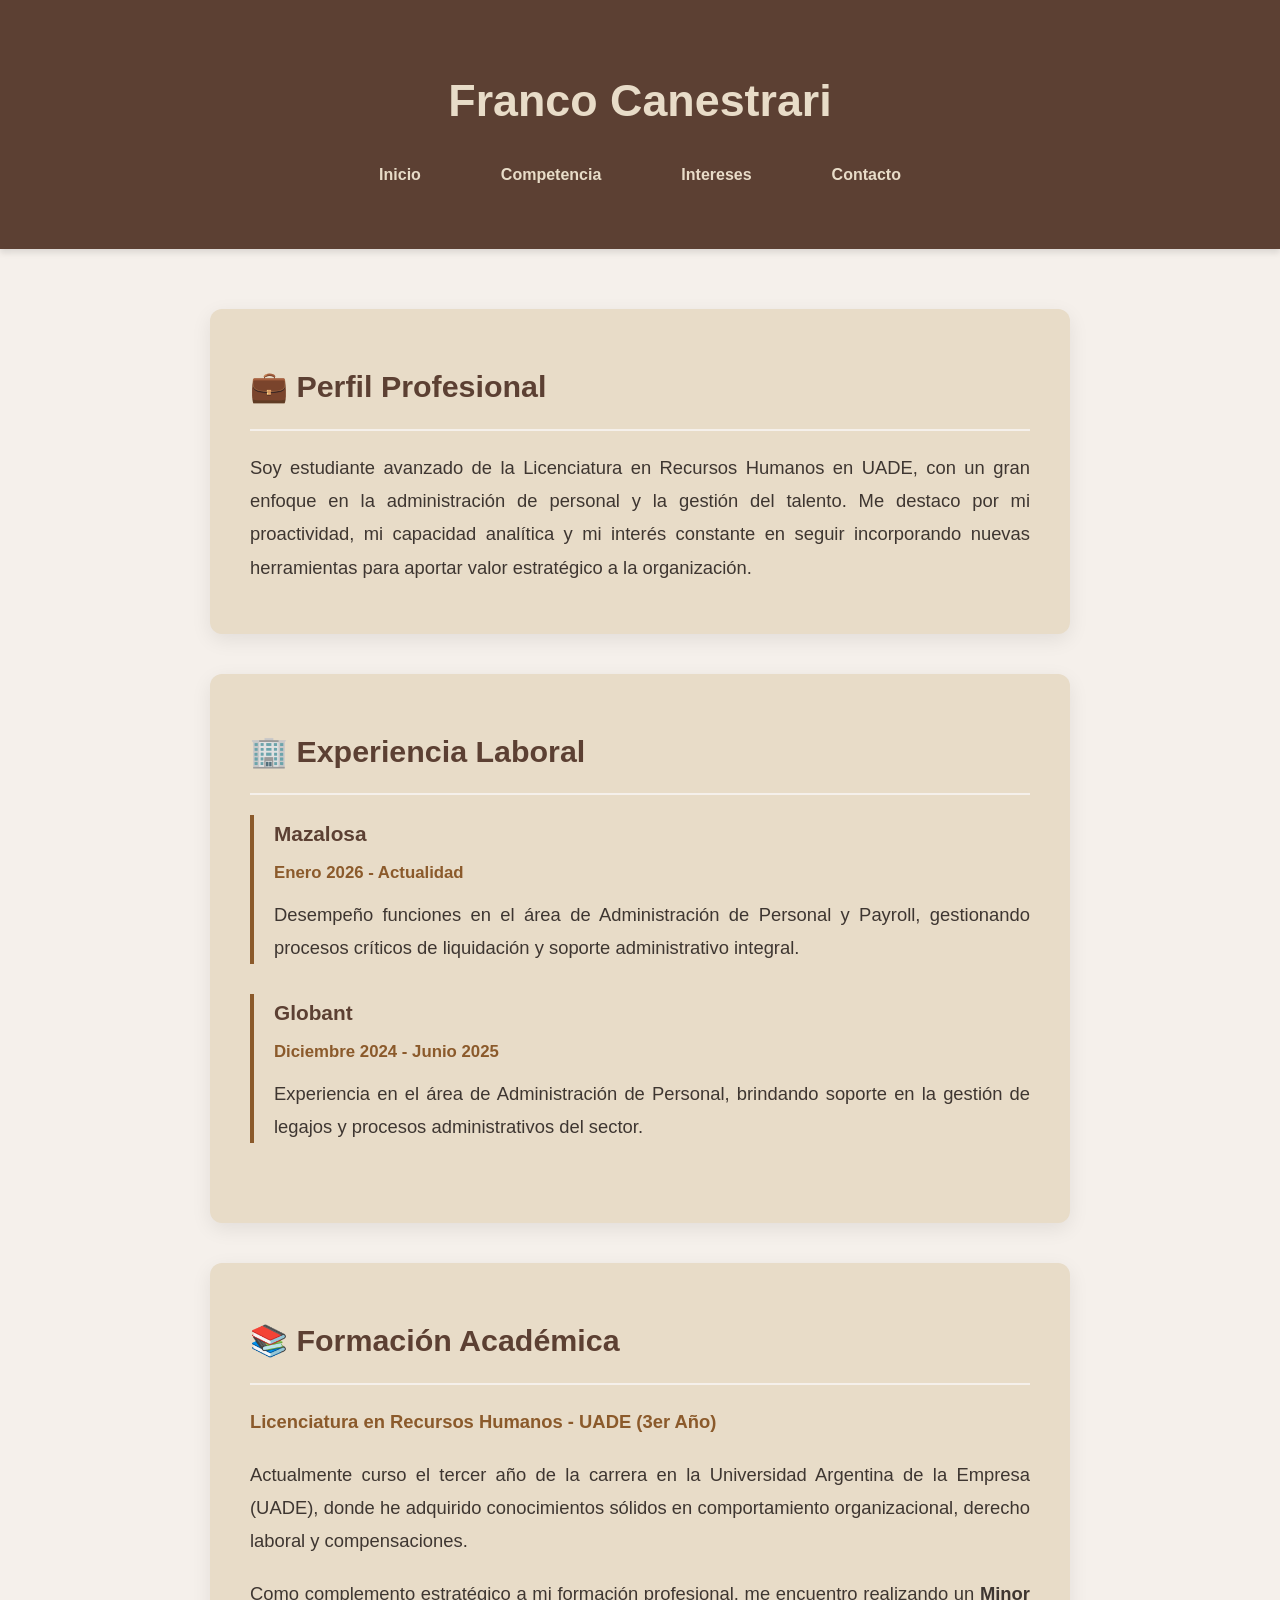
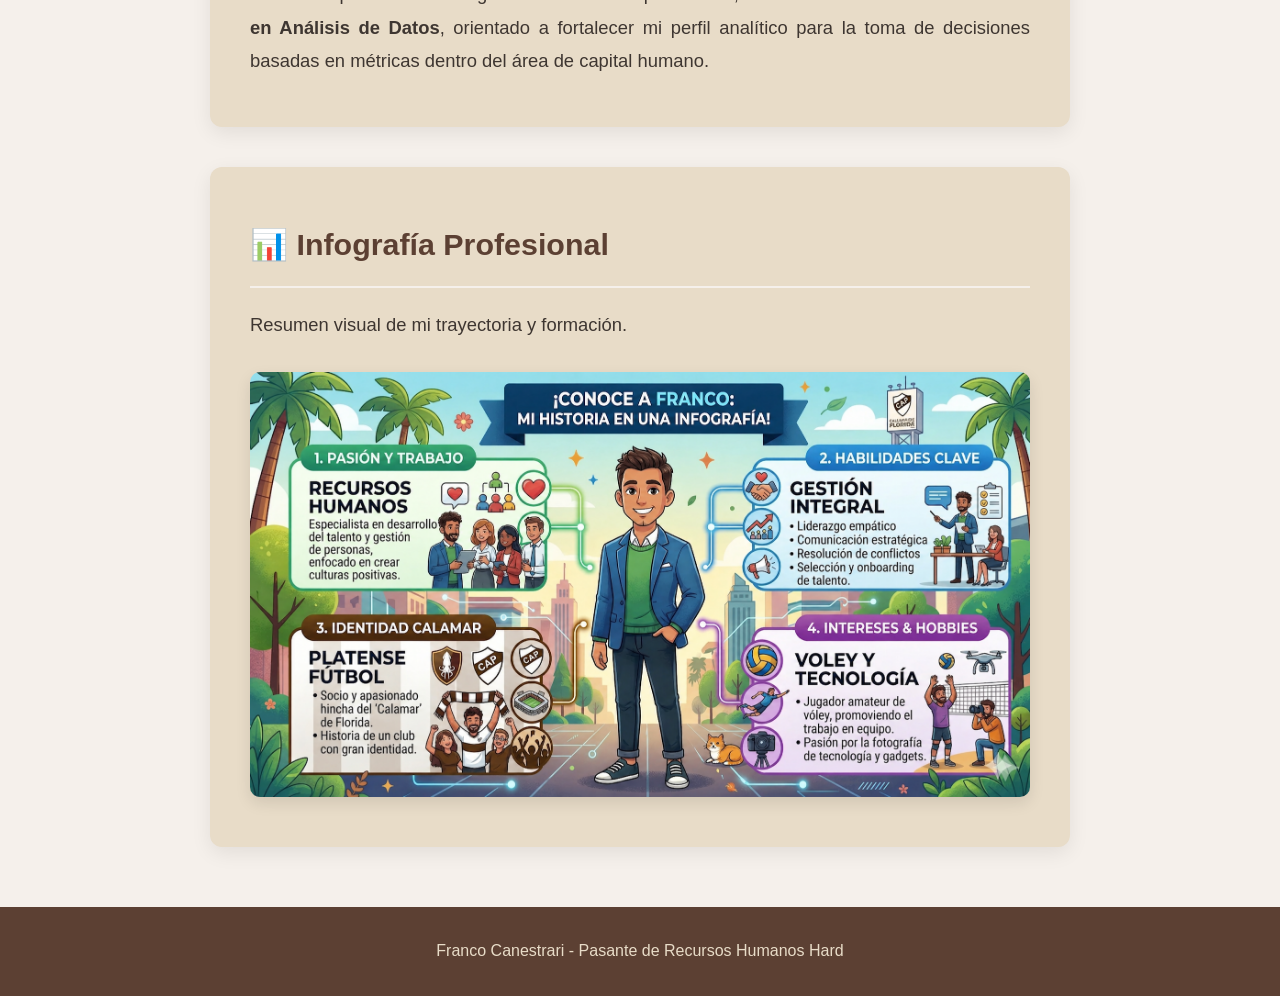
<file: index.html>
<!DOCTYPE html>
<html lang="es">
<head>
    <meta charset="UTF-8">
    <meta name="viewport" content="width=device-width, initial-scale=1.0">
    <title>Franco Canestrari - Inicio</title>
    
    <link rel="stylesheet" href="styles.css">
</head>
<body>
    <header>
        <h1>Franco Canestrari</h1>
        <nav>
            <ul class="menu-navegacion">
                <li><a href="index.html">Inicio</a></li>
                <li><a href="Competencias.html">Competencia</a></li>
                <li><a href="intereses.html">Intereses</a></li>
                <li><a href="contacto.html">Contacto</a></li>
            </ul>
        </nav>
    </header>

    <main>
        <ul class="lista-intereses">
            
            <li>
                <h3>💼 Perfil Profesional</h3>
                <p>Soy estudiante avanzado de la Licenciatura en Recursos Humanos en UADE, con un gran enfoque en la administración de personal y la gestión del talento. Me destaco por mi proactividad, mi capacidad analítica y mi interés constante en seguir incorporando nuevas herramientas para aportar valor estratégico a la organización.</p>
            </li>

            <li>
                <h3>🏢 Experiencia Laboral</h3>
                
                <div class="periodo-laboral">
                    <span class="empresa">Mazalosa</span>
                    <span class="fecha">Enero 2026 - Actualidad</span>
                    <p>Desempeño funciones en el área de Administración de Personal y Payroll, gestionando procesos críticos de liquidación y soporte administrativo integral.</p>
                </div>

                <div class="periodo-laboral">
                    <span class="empresa">Globant</span>
                    <span class="fecha">Diciembre 2024 - Junio 2025</span>
                    <p>Experiencia en el área de Administración de Personal, brindando soporte en la gestión de legajos y procesos administrativos del sector.</p>
                </div>
            </li>

            <li>
                <h3>📚 Formación Académica</h3>
                <p><strong style="color: var(--color-secundario);">Licenciatura en Recursos Humanos - UADE (3er Año)</strong></p>
                <p>Actualmente curso el tercer año de la carrera en la Universidad Argentina de la Empresa (UADE), donde he adquirido conocimientos sólidos en comportamiento organizacional, derecho laboral y compensaciones.</p>
                <p>Como complemento estratégico a mi formación profesional, me encuentro realizando un <strong>Minor en Análisis de Datos</strong>, orientado a fortalecer mi perfil analítico para la toma de decisiones basadas en métricas dentro del área de capital humano.</p>
            </li>

            <li style="text-align: center;">
                <h3>📊 Infografía Profesional</h3>
                <p>Resumen visual de mi trayectoria y formación.</p>
                <img src="infografia.png" alt="Infografía de Franco Canestrari" class="infografia-img">
            </li>

        </ul>
    </main>

    <footer>
        <p>Franco Canestrari - Pasante de Recursos Humanos Hard</p>
    </footer>

</body>
</html>
</file>
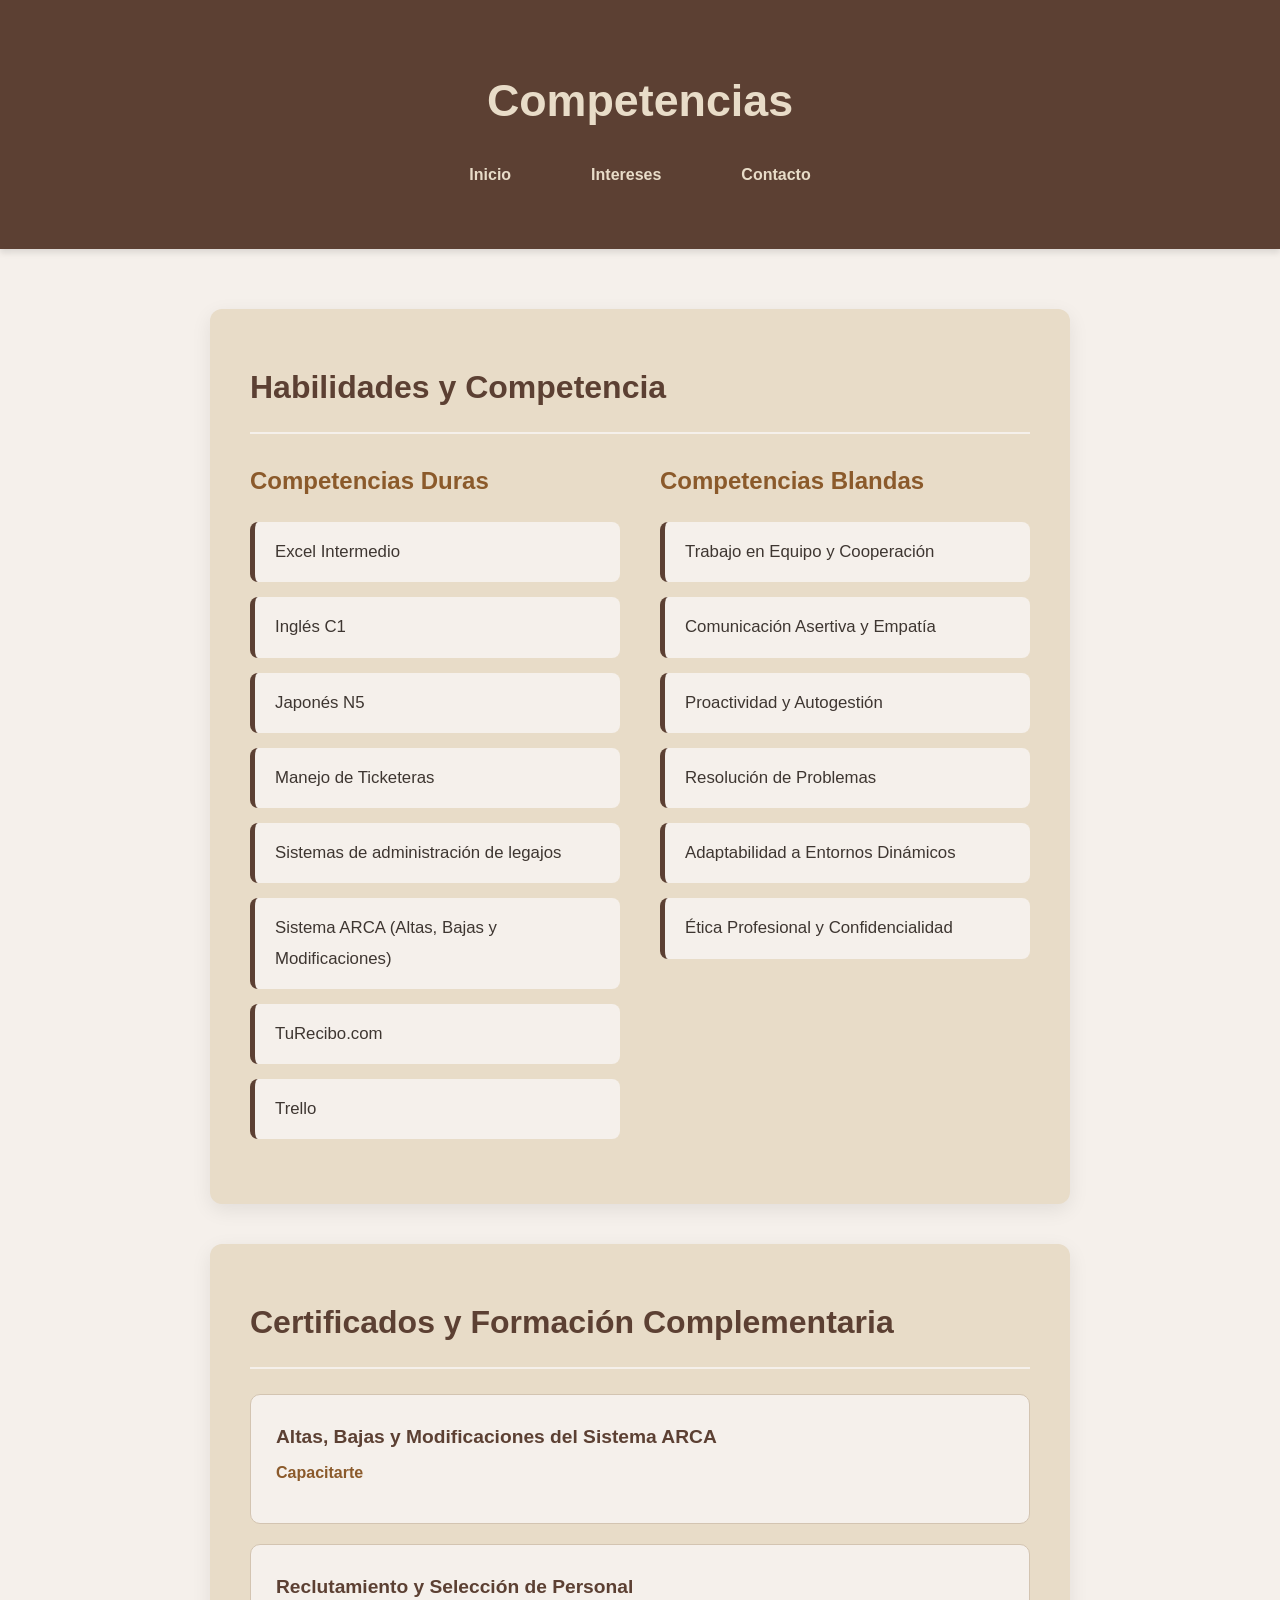
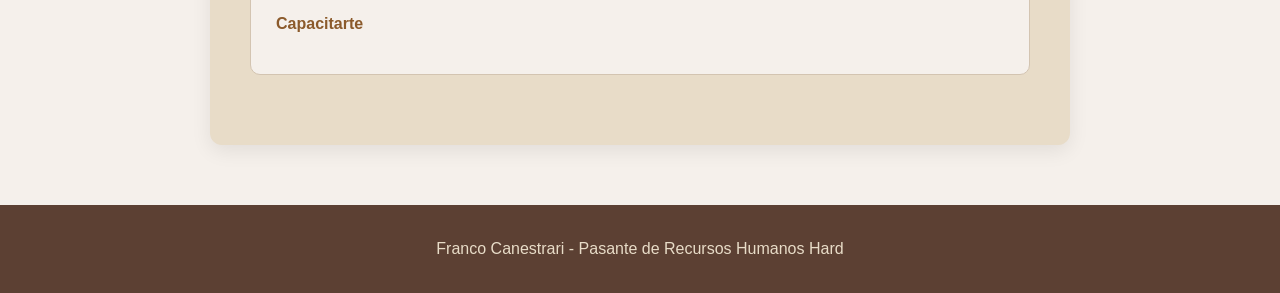
<file: Competencias.html>
<!DOCTYPE html>
<html lang="es">
<head>
    <meta charset="UTF-8">
    <meta name="viewport" content="width=device-width, initial-scale=1.0">
    <title>Franco Canestrari - Competencia</title>
    <link rel="stylesheet" href="styles.css">
</head>
<body>

    <header>
        <h1>Competencias</h1>
        <nav>
            <ul class="menu-navegacion">
                <li><a href="index.html">Inicio</a></li>
                <li><a href="intereses.html">Intereses</a></li>
                <li><a href="contacto.html">Contacto</a></li>
            </ul>
        </nav>
    </header>

    <main>
        
        <section class="seccion-tarjeta">
            <h2>Habilidades y Competencia</h2>
            <div class="contenedor-grilla">
                
                <div class="columna">
                    <h3>Competencias Duras</h3>
                    <ul class="lista-estilizada">
                        <li>Excel Intermedio</li>
                        <li>Inglés C1</li>
                        <li>Japonés N5</li>
                        <li>Manejo de Ticketeras</li>
                        <li>Sistemas de administración de legajos</li>
                        <li>Sistema ARCA (Altas, Bajas y Modificaciones)</li>
                        <li>TuRecibo.com</li>
                        <li>Trello</li>
                    </ul>
                </div>

                <div class="columna">
                    <h3>Competencias Blandas</h3>
                    <ul class="lista-estilizada">
                        <li>Trabajo en Equipo y Cooperación</li>
                        <li>Comunicación Asertiva y Empatía</li>
                        <li>Proactividad y Autogestión</li>
                        <li>Resolución de Problemas</li>
                        <li>Adaptabilidad a Entornos Dinámicos</li>
                        <li>Ética Profesional y Confidencialidad</li>
                    </ul>
                </div>

            </div>
        </section>

        <section class="seccion-tarjeta">
            <h2>Certificados y Formación Complementaria</h2>
            <div class="contenedor-certificados">
                
                <div class="item-lista">
                    <strong>Altas, Bajas y Modificaciones del Sistema ARCA</strong>
                    <span>Capacitarte</span>
                </div>

                <div class="item-lista">
                    <strong>Reclutamiento y Selección de Personal</strong>
                    <span>Capacitarte</span>
                </div>

            </div>
        </section>

    </main>

    <footer>
        <p>Franco Canestrari - Pasante de Recursos Humanos Hard</p>
    </footer>

</body>
</html>
</file>
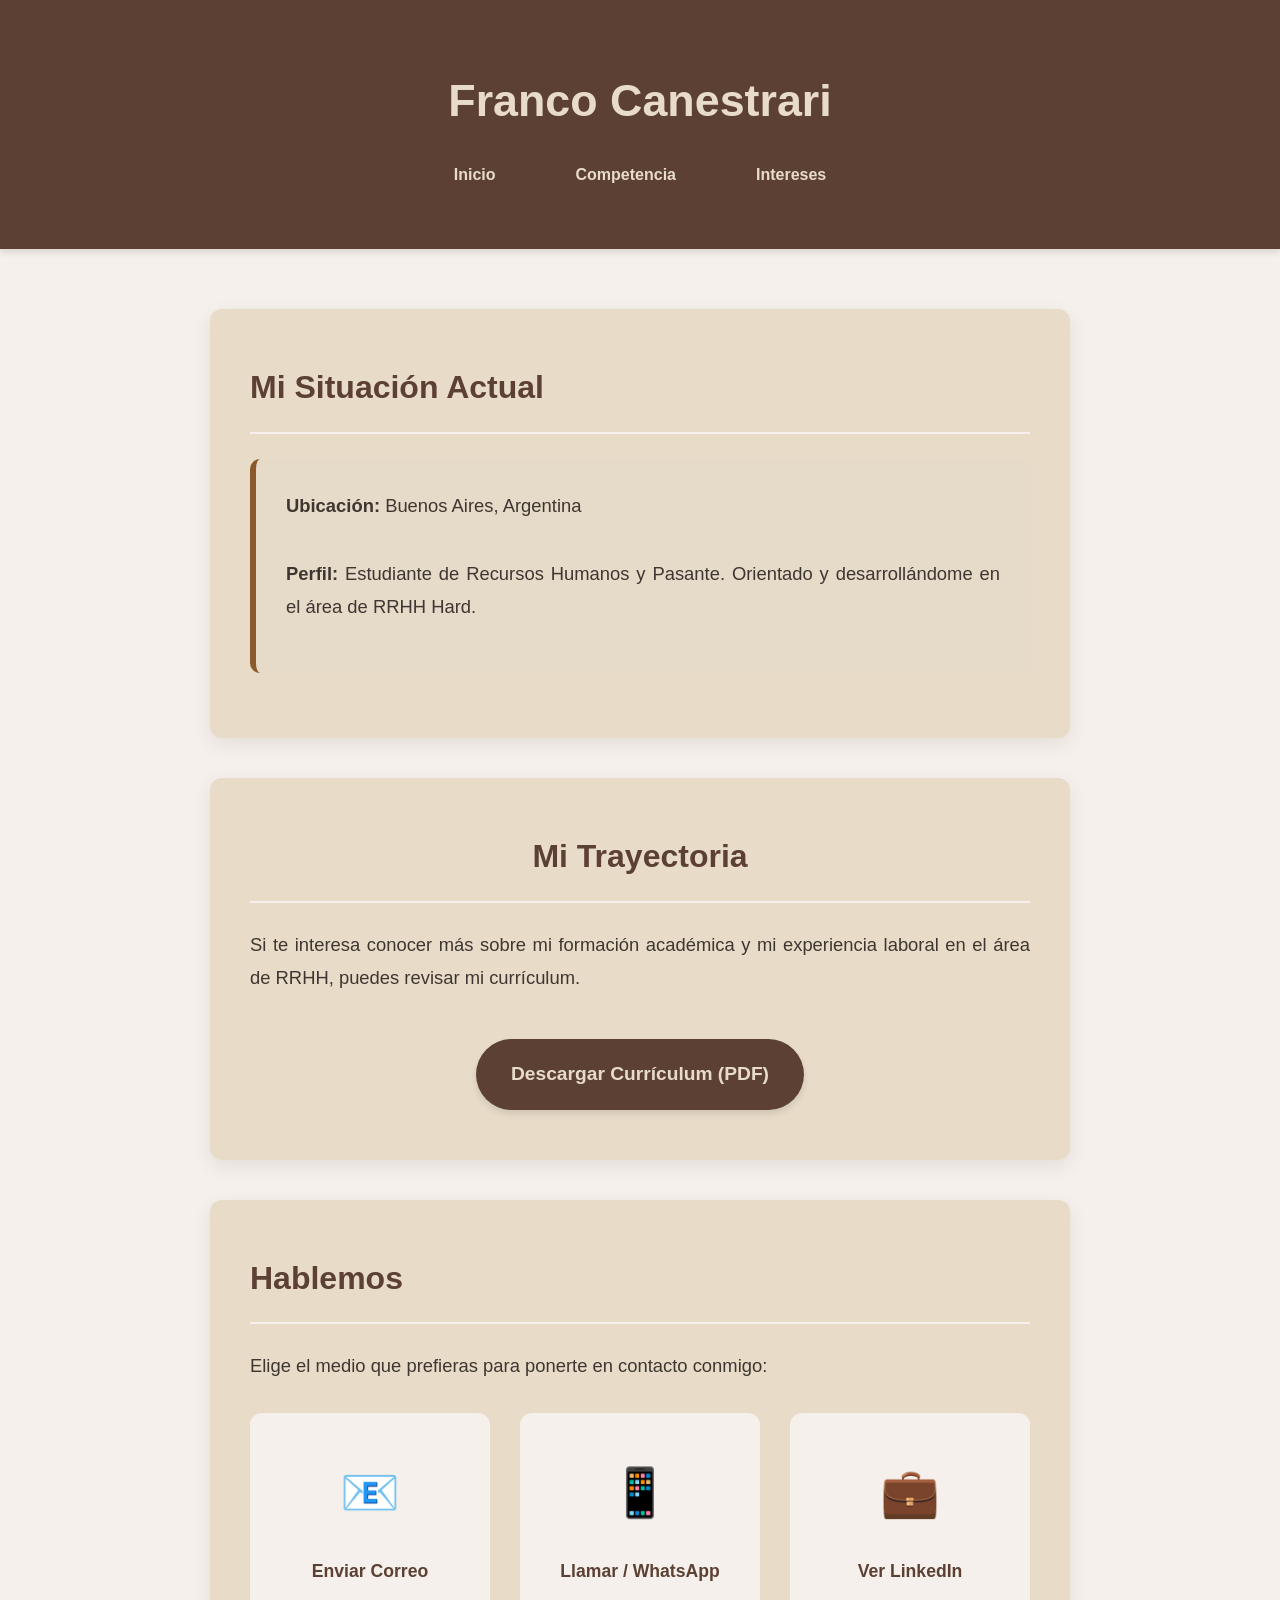
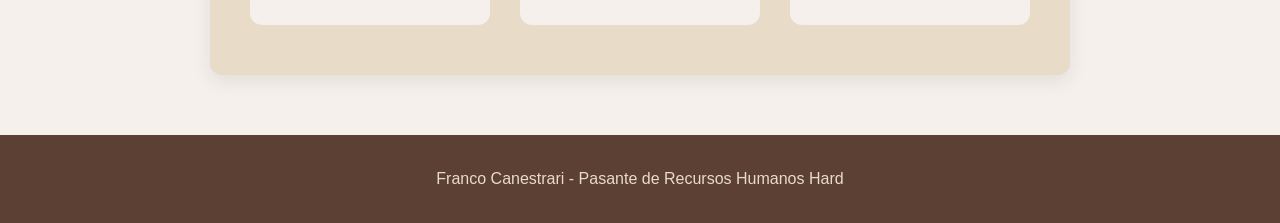
<file: contacto.html>
<!DOCTYPE html>
<html lang="es">
<head>
    <meta charset="UTF-8">
    <meta name="viewport" content="width=device-width, initial-scale=1.0">
    <title>Franco Canestrari - Contacto</title>
    
    <link rel="stylesheet" href="styles.css">
</head>
<body>

    <header>
        <h1>Franco Canestrari</h1>
        <nav>
            <ul class="menu-navegacion">
                <li><a href="index.html">Inicio</a></li>
                <li><a href="Competencias.html">Competencia</a></li>
                <li><a href="intereses.html">Intereses</a></li>
            </ul>
        </nav>
    </header>

    <main>
        
        <section class="seccion-tarjeta">
            <h2>Mi Situación Actual</h2>
            <div class="estado-profesional">
                <p><strong>Ubicación:</strong> Buenos Aires, Argentina</p>
                <p><strong>Perfil:</strong> Estudiante de Recursos Humanos y Pasante. Orientado y desarrollándome en el área de RRHH Hard.</p>
            </div>
        </section>

        <section class="seccion-tarjeta" style="text-align: center;">
            <h2>Mi Trayectoria</h2>
            <p>Si te interesa conocer más sobre mi formación académica y mi experiencia laboral en el área de RRHH, puedes revisar mi currículum.</p>
            <a href="CV_Franco.pdf" download class="btn-cv">Descargar Currículum (PDF)</a>
        </section>

        <section class="seccion-tarjeta">
            <h2>Hablemos</h2>
            <p>Elige el medio que prefieras para ponerte en contacto conmigo:</p>
            
                      <div class="contenedor-redes">
                <a href="mailto:franocanestrari@gmail.com" id="btn-mail" onclick="mostrarContacto('mail');" class="tarjeta-red">
                    <span>📧</span>
                    Enviar Correo
                </a>
                
                <a href="#" id="btn-wpp" onclick="event.preventDefault(); mostrarContacto('wpp');" class="tarjeta-red">
                    <span>📱</span>
                    Llamar / WhatsApp
                </a>
                
                <a href="https://www.linkedin.com/in/franco-canenstrari/" id="btn-in" onclick="mostrarContacto('in');" target="_blank" class="tarjeta-red">
                    <span>💼</span>
                    Ver LinkedIn
                </a>
            </div>

            <script>
                // Esta función se encarga de que solo se vea una opción a la vez
                function mostrarContacto(tipo) {
                    // 1. Ocultar todos y volver al texto original
                    document.getElementById('btn-mail').innerHTML = '<span>📧</span> Enviar Correo';
                    document.getElementById('btn-wpp').innerHTML = '<span>📱</span> Llamar / WhatsApp';
                    document.getElementById('btn-in').innerHTML = '<span>💼</span> Ver LinkedIn';

                    // 2. Mostrar la información del botón que el usuario tocó
                    if (tipo === 'mail') {
                        document.getElementById('btn-mail').innerHTML = '<span>📧</span> <span style="font-size: 1rem; word-break: break-all;">franocanestrari@gmail.com</span> <span style="font-size: 0.85rem; font-weight: normal;">(Correo)</span>';
                    } else if (tipo === 'wpp') {
                        document.getElementById('btn-wpp').innerHTML = '<span>📱</span> 1140647742 <span style="font-size: 0.85rem; font-weight: normal;">(Mandame un WhatsApp)</span>';
                    } else if (tipo === 'in') {
                        document.getElementById('btn-in').innerHTML = '<span>💼</span> <span style="font-size: 0.9rem; word-break: break-all;">linkedin.com/in/franco-canenstrari</span> <span style="font-size: 0.85rem; font-weight: normal;">(LinkedIn)</span>';
                    }
                }
            </script>
        </section>

    </main>

    <footer>
        <p>Franco Canestrari - Pasante de Recursos Humanos Hard</p>
    </footer>

</body>
</html>
</file>
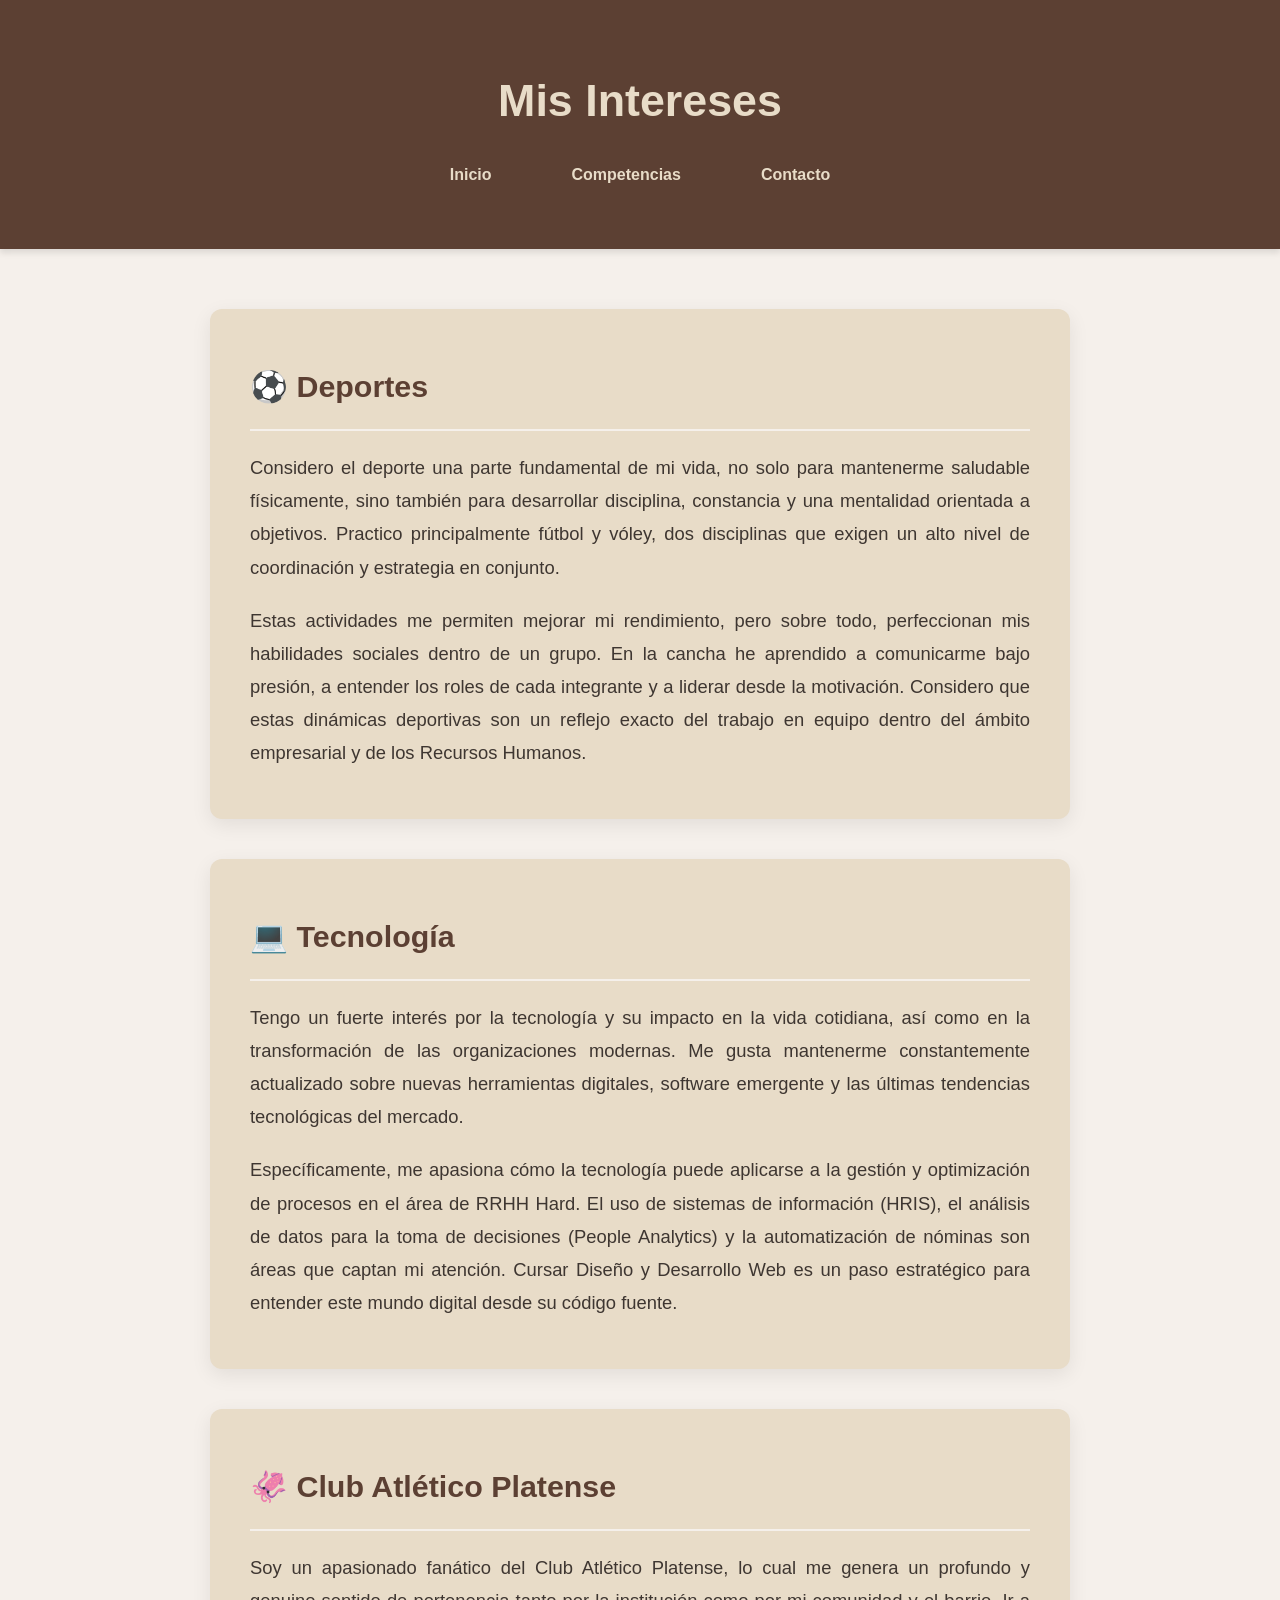
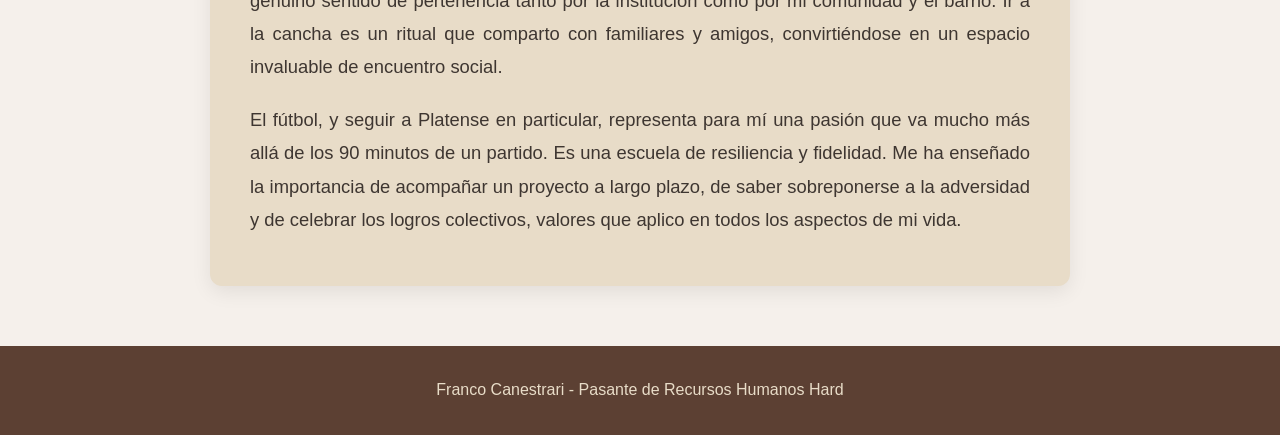
<file: intereses.html>
<!DOCTYPE html>
<html lang="es">
<head>
    <meta charset="UTF-8">
    <meta name="viewport" content="width=device-width, initial-scale=1.0">
    <title>Intereses</title>
    
    <link rel="stylesheet" href="styles.css">
</head>
<body>

    <header>
        <h1>Mis Intereses</h1>
        <nav>
            <ul class="menu-navegacion">
                <li><a href="index.html">Inicio</a></li>
                <li><a href="Competencias.html">Competencias</a></li>
                <li><a href="contacto.html">Contacto</a></li>
            </ul>
        </nav>
    </header>

    <main>
        <ul class="lista-intereses">
            
            <li>
                <h3>⚽ Deportes</h3>
                <p>Considero el deporte una parte fundamental de mi vida, no solo para mantenerme saludable físicamente, sino también para desarrollar disciplina, constancia y una mentalidad orientada a objetivos. Practico principalmente fútbol y vóley, dos disciplinas que exigen un alto nivel de coordinación y estrategia en conjunto.</p>
                <p>Estas actividades me permiten mejorar mi rendimiento, pero sobre todo, perfeccionan mis habilidades sociales dentro de un grupo. En la cancha he aprendido a comunicarme bajo presión, a entender los roles de cada integrante y a liderar desde la motivación. Considero que estas dinámicas deportivas son un reflejo exacto del trabajo en equipo dentro del ámbito empresarial y de los Recursos Humanos.</p>
            </li>

            <li>
                <h3>💻 Tecnología</h3>
                <p>Tengo un fuerte interés por la tecnología y su impacto en la vida cotidiana, así como en la transformación de las organizaciones modernas. Me gusta mantenerme constantemente actualizado sobre nuevas herramientas digitales, software emergente y las últimas tendencias tecnológicas del mercado.</p>
                <p>Específicamente, me apasiona cómo la tecnología puede aplicarse a la gestión y optimización de procesos en el área de RRHH Hard. El uso de sistemas de información (HRIS), el análisis de datos para la toma de decisiones (People Analytics) y la automatización de nóminas son áreas que captan mi atención. Cursar Diseño y Desarrollo Web es un paso estratégico para entender este mundo digital desde su código fuente.</p>
            </li>

            <li>
                <h3>🦑 Club Atlético Platense</h3>
                <p>Soy un apasionado fanático del Club Atlético Platense, lo cual me genera un profundo y genuino sentido de pertenencia tanto por la institución como por mi comunidad y el barrio. Ir a la cancha es un ritual que comparto con familiares y amigos, convirtiéndose en un espacio invaluable de encuentro social.</p>
                <p>El fútbol, y seguir a Platense en particular, representa para mí una pasión que va mucho más allá de los 90 minutos de un partido. Es una escuela de resiliencia y fidelidad. Me ha enseñado la importancia de acompañar un proyecto a largo plazo, de saber sobreponerse a la adversidad y de celebrar los logros colectivos, valores que aplico en todos los aspectos de mi vida.</p>
            </li>

        </ul>
    </main>

    <footer>
        <p>Franco Canestrari - Pasante de Recursos Humanos Hard</p>
    </footer>

</body>
</html>
</file>
<file: styles.css>
:root {
    --color-fondo: #f5f0eb;
    --color-texto: #3e3631;
    --color-primario: #5c4033;
    --color-secundario: #8b5a2b;
    --color-blanco: #e8dcc8;
    --sombra: 0 6px 20px rgba(0,0,0,0.08);
}

* {
    margin: 0;
    padding: 0;
    box-sizing: border-box;
}

body {
    font-family: 'Segoe UI', Tahoma, Geneva, Verdana, sans-serif;
    background-color: var(--color-fondo);
    color: var(--color-texto);
    line-height: 1.8;
    display: flex;
    flex-direction: column;
    min-height: 100vh;
}

header {
    background-color: var(--color-primario);
    color: var(--color-blanco);
    text-align: center;
    padding: 60px 20px;
    box-shadow: 0 4px 6px rgba(0,0,0,0.1);
}

header h1 {
    font-size: 2.8rem;
    margin-bottom: 15px;
}

nav ul, nav ul.menu-navegacion {
    list-style-type: none;
    display: flex;
    justify-content: center;
    gap: 30px;
    margin-top: 20px;
    flex-wrap: wrap;
}

nav a {
    color: var(--color-blanco);
    text-decoration: none;
    font-weight: bold;
    padding: 12px 25px;
    border-radius: 5px;
    transition: background-color 0.3s;
}

nav a:hover {
    background-color: var(--color-secundario);
}

main {
    flex-grow: 1;
    max-width: 900px;
    margin: 60px auto;
    padding: 0 20px;
    width: 100%;
    display: flex;
    flex-direction: column;
    gap: 40px;
}

.seccion-tarjeta {
    background-color: var(--color-blanco);
    padding: 50px 40px;
    border-radius: 12px;
    box-shadow: var(--sombra);
    text-align: left;
}

.seccion-tarjeta h2 {
    color: var(--color-primario);
    margin-bottom: 25px;
    font-size: 2rem;
    border-bottom: 2px solid var(--color-fondo);
    padding-bottom: 15px;
}

.seccion-tarjeta p {
    margin-bottom: 20px;
    font-size: 1.15rem;
    text-align: justify;
}

ul.lista-intereses {
    list-style-type: none;
    padding: 0;
    display: flex;
    flex-direction: column;
    gap: 40px;
}

ul.lista-intereses li {
    background-color: var(--color-blanco);
    padding: 50px 40px;
    border-radius: 12px;
    box-shadow: var(--sombra);
    text-align: left;
    transition: transform 0.2s ease;
}

ul.lista-intereses li:hover {
    transform: translateY(-5px);
}

ul.lista-intereses h3 {
    color: var(--color-primario);
    margin-bottom: 20px;
    font-size: 1.9rem;
    border-bottom: 2px solid var(--color-fondo);
    padding-bottom: 15px;
    display: flex;
    align-items: center;
    gap: 12px;
}

ul.lista-intereses p {
    margin-bottom: 20px;
    font-size: 1.15rem;
    text-align: justify;
}

ul.lista-intereses p:last-of-type {
    margin-bottom: 0;
}

.contenedor-grilla {
    display: grid;
    grid-template-columns: repeat(auto-fit, minmax(300px, 1fr));
    gap: 40px;
    margin-top: 20px;
}

.columna h3 {
    color: var(--color-secundario);
    font-size: 1.5rem;
    margin-bottom: 20px;
    display: flex;
    align-items: center;
    gap: 12px;
}

.lista-estilizada {
    list-style: none;
}

.lista-estilizada li {
    background: var(--color-fondo);
    margin-bottom: 15px;
    padding: 15px 20px;
    border-radius: 8px;
    border-left: 5px solid var(--color-primario);
    font-size: 1.05rem;
    font-weight: 500;
}

.item-lista {
    background-color: var(--color-fondo);
    padding: 25px;
    border-radius: 10px;
    margin-bottom: 20px;
    border: 1px solid #d3c4b1;
}

.item-lista strong {
    display: block;
    color: var(--color-primario);
    font-size: 1.2rem;
    margin-bottom: 5px;
}

.item-lista span {
    color: var(--color-secundario);
    font-weight: bold;
    font-size: 1rem;
    display: block;
    margin-bottom: 10px;
}

.periodo-laboral {
    margin-bottom: 30px;
    padding-left: 20px;
    border-left: 4px solid var(--color-secundario);
}

.empresa {
    font-weight: bold;
    color: var(--color-primario);
    font-size: 1.3rem;
    display: block;
    margin-bottom: 5px;
}

.fecha {
    font-size: 1.05rem;
    color: var(--color-secundario);
    font-weight: bold;
    display: block;
    margin-bottom: 10px;
}

.estado-profesional {
    display: flex;
    flex-direction: column;
    gap: 15px;
    background-color: #e6dac8;
    padding: 30px;
    border-radius: 10px;
    border-left: 6px solid var(--color-secundario);
    margin-bottom: 15px;
    font-size: 1.15rem;
}

.btn-cv {
    display: inline-block;
    background-color: var(--color-primario);
    color: var(--color-blanco);
    padding: 18px 35px;
    text-decoration: none;
    font-weight: bold;
    font-size: 1.2rem;
    border-radius: 50px;
    transition: all 0.3s;
    margin-top: 25px;
    box-shadow: 0 4px 6px rgba(0,0,0,0.1);
}

.btn-cv:hover {
    background-color: var(--color-secundario);
    transform: translateY(-2px);
}

.contenedor-redes {
    display: grid;
    grid-template-columns: repeat(auto-fit, minmax(220px, 1fr));
    gap: 30px;
    margin-top: 30px;
}

.tarjeta-red {
    background-color: var(--color-fondo);
    padding: 35px 20px;
    border-radius: 12px;
    text-align: center;
    text-decoration: none;
    color: var(--color-primario);
    font-weight: bold;
    border: 2px solid transparent;
    transition: all 0.3s;
    display: flex;
    flex-direction: column;
    align-items: center;
    gap: 20px;
    font-size: 1.1rem;
}

.tarjeta-red span {
    font-size: 3rem;
}

.tarjeta-red:hover {
    border-color: var(--color-secundario);
    background-color: var(--color-blanco);
    transform: translateY(-5px);
    box-shadow: 0 8px 20px rgba(0,0,0,0.08);
}

.infografia-img {
    max-width: 100%;
    height: auto;
    border-radius: 10px;
    display: block;
    margin: 30px auto 0;
    box-shadow: 0 6px 15px rgba(0,0,0,0.1);
}

footer {
    background-color: var(--color-primario);
    color: var(--color-blanco);
    text-align: center;
    padding: 30px 20px;
    margin-top: auto;
    font-size: 1rem;
}

@media (max-width: 600px) {
    header h1 { font-size: 2.2rem; }
    header { padding: 40px 20px; }
    nav ul, nav ul.menu-navegacion { flex-direction: column; gap: 15px; }
    main { margin: 30px auto; gap: 30px; }
    .seccion-tarjeta, ul.lista-intereses li { padding: 30px 20px; }
    .contenedor-redes { grid-template-columns: 1fr; }
}
</file>
